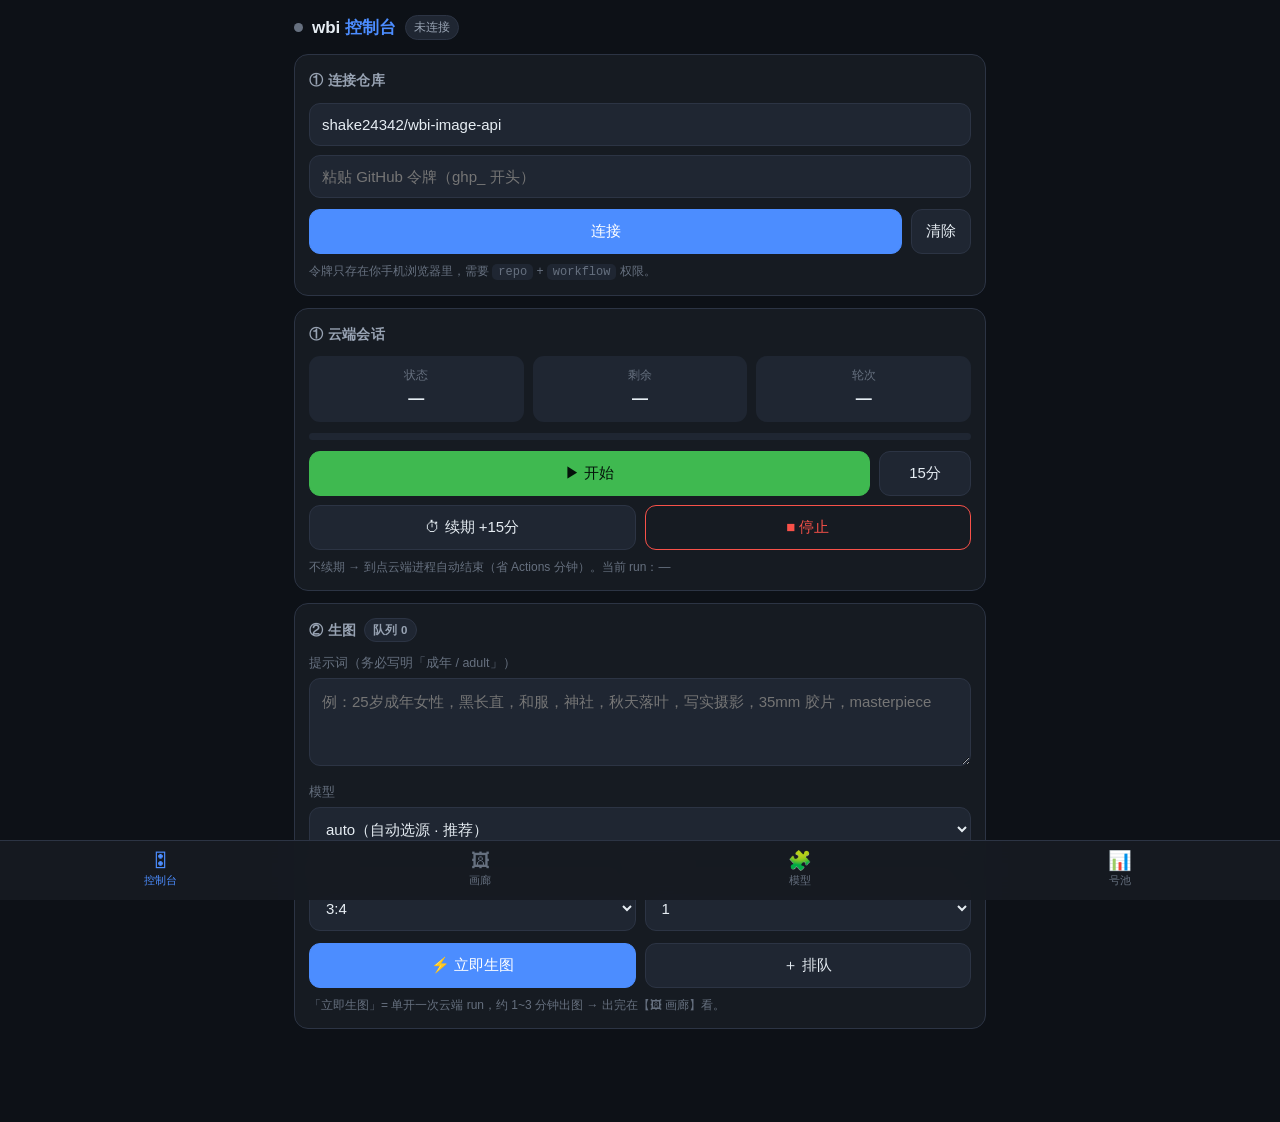
<file: index.html>
<!DOCTYPE html>
<html lang="zh-CN">
<head>
<meta charset="utf-8">
<meta name="viewport" content="width=device-width,initial-scale=1,viewport-fit=cover">
<meta name="theme-color" content="#0d1117">
<title>wbi 控制台</title>
<link rel="stylesheet" href="style.css?v20260910b">
</head>
<body>

<div class="card">
  <h3>① 云端会话</h3>
  <div class="g3">
    <div class="stat"><div class="k">状态</div><div class="v" id="stState">—</div></div>
    <div class="stat"><div class="k">剩余</div><div class="v" id="stLeft">—</div></div>
    <div class="stat"><div class="k">轮次</div><div class="v" id="stRounds">—</div></div>
  </div>
  <div class="bar"><i id="bar"></i></div>
  <div class="row" style="margin-top:11px">
    <button class="go" id="btnStart">▶ 开始</button>
    <button class="fx" id="minSel" style="width:92px;padding:12px 6px">15分</button>
  </div>
  <div class="g2" style="margin-top:9px">
    <button id="btnRenew">⏱ 续期 +15分</button>
    <button class="dg" id="btnStop">■ 停止</button>
  </div>
  <div class="hint">不续期 → 到点云端进程自动结束（省 Actions 分钟）。当前 run：<span id="stRun">—</span></div>
</div>

<div class="card">
  <h3>② 生图 <span class="tagx" id="queueTag">队列 0</span></h3>
  <div class="lbl">提示词（务必写明「成年 / adult」）</div>
  <textarea id="prompt" placeholder="例：25岁成年女性，黑长直，和服，神社，秋天落叶，写实摄影，35mm 胶片，masterpiece"></textarea>
  <div class="lbl">模型</div>
  <select id="model"></select>
  <div class="g2">
    <div><div class="lbl">尺寸</div>
      <select id="dim"><option>3:4</option><option>1:1</option><option>2:3</option><option>4:3</option><option>3:2</option><option>16:9</option><option>9:16</option></select></div>
    <div><div class="lbl">张数</div>
      <select id="count"><option>1</option><option>2</option><option>3</option><option>4</option></select></div>
  </div>
  <div class="row" style="margin-top:12px">
    <button class="pri" id="btnNow">⚡ 立即生图</button>
    <button id="btnQueue">＋ 排队</button>
  </div>
  <div class="hint">「立即生图」= 单开一次云端 run，约 1~3 分钟出图 → 出完在【🖼 画廊】看。</div>
</div>

<div id="toasts"></div>
<script src="app.js?v20260910b"></script>
<script>
function fillModel(){
  const s=$('model'); s.innerHTML='';
  s.appendChild(new Option('auto（自动选源 · 推荐）','auto'));
  const g1=document.createElement('optgroup'); g1.label='dzmm（无审核 · 75 张/号/天）';
  DZMM_MODELS.forEach(function(x){ g1.appendChild(new Option('dzmm '+x[1],'dzmm:'+x[0])); }); s.appendChild(g1);
  const g2=document.createElement('optgroup'); g2.label='PixAI（画质高 · 有审核）';
  PIXAI_MODELS.forEach(function(x){ g2.appendChild(new Option('PixAI '+x[1],x[0])); }); s.appendChild(g2);
}
fillModel();

var MINUTES=[5,15,30,60], mi=1;
$('minSel').onclick=function(){ mi=(mi+1)%MINUTES.length; $('minSel').textContent=MINUTES[mi]+'分'; };

async function refresh(){
  if(!WBI.TOK) return;
  try{
    const a=await Promise.all([readFile('data/session_status.json'),readFile('data/session_renew.json'),readFile('data/session.json')]);
    let st={},re={},sd={};
    try{st=JSON.parse(a[0].text||'{}')}catch(e){}
    try{re=JSON.parse(a[1].text||'{}')}catch(e){}
    try{sd=JSON.parse(a[2].text||'{}')}catch(e){}
    const exp=Math.max(re.expiresAt||0,sd.expiresAt||0), left=exp-Math.floor(Date.now()/1000);
    $('stState').textContent = re.stop?'已停止':(left>0?'运行中':'已到期');
    $('stState').style.color = re.stop?'var(--err)':(left>0?'var(--ok)':'var(--fg3)');
    $('stLeft').textContent = left>0 ? (Math.floor(left/60)+':'+String(left%60).padStart(2,'0')) : '—';
    $('stRounds').textContent = (st.rounds===undefined||st.rounds===null)?'—':st.rounds;
    const tot=Math.max(1,(sd.expiresAt||exp)-(sd.startedAt||exp-900));
    $('bar').style.width=Math.max(0,Math.min(100,left>0?left/tot*100:0))+'%';
  }catch(e){}
  try{ const r=await gh('/repos/'+WBI.REPO+'/actions/runs?per_page=6'); const R=r.workflow_runs||[];
    let s=null; for(var i=0;i<R.length;i++) if((R[i].path||'').indexOf('session.yml')>=0){ s=R[i]; break; }
    if(!s) s=R[0];
    if(s){ $('stRun').textContent=s.status+(s.conclusion?' / '+s.conclusion:'')+' #'+s.run_number;
      $('connDot').className='dot'+((s.status==='in_progress')?' run':' on'); }
  }catch(e){}
  try{ const q=await readFile('data/queue.json'); let n=0; try{n=(JSON.parse(q.text||'[]')).length}catch(e){}
       $('queueTag').textContent='队列 '+n; }catch(e){}
}

$('btnStart').onclick=function(){ busy($('btnStart'),async function(){
  const m=MINUTES[mi];
  await writeFile('data/session_renew.json',{expiresAt:Math.floor(Date.now()/1000)+m*60,mode:'mixed',stop:false},'session: start by panel');
  await dispatch('session.yml',{minutes:String(m),mode:'mixed'});
  toast('✅ 已启动云端会话（'+m+' 分钟）','ok'); setTimeout(refresh,4000);
}); };
$('btnRenew').onclick=function(){ busy($('btnRenew'),async function(){
  await writeFile('data/session_renew.json',{expiresAt:Math.floor(Date.now()/1000)+15*60,mode:'mixed',stop:false},'session: +15min');
  toast('⏱ 已续期 +15 分钟','ok'); refresh();
}); };
$('btnStop').onclick=function(){ busy($('btnStop'),async function(){
  await writeFile('data/session_renew.json',{expiresAt:0,stop:true},'session: stop by panel');
  toast('■ 已发停止信号（云端下一轮退出）','warn'); refresh();
}); };

$('btnNow').onclick=function(){ busy($('btnNow'),async function(){
  const p=$('prompt').value.trim(); if(!p){ toast('请先写提示词','err'); return; }
  await dispatch('generate.yml',{prompt:p,model:$('model').value,dim:$('dim').value,count:$('count').value});
  toast('⚡ 已提交云端生图\n约 1~3 分钟后到【🖼 画廊】看图','ok',7000);
  setTimeout(refresh,15000);
}); };
$('btnQueue').onclick=function(){ busy($('btnQueue'),async function(){
  const p=$('prompt').value.trim(); if(!p){ toast('请先写提示词','err'); return; }
  const cur=await readFile('data/queue.json'); let q=[]; try{q=JSON.parse(cur.text||'[]')}catch(e){}
  q.push({id:'p'+Date.now(),prompt:p,model:$('model').value,dim:$('dim').value,ts:Math.floor(Date.now()/1000)});
  await writeFile('data/queue.json',q,'queue: add job');
  toast('＋ 已排队（共 '+q.length+' 条）\n会话跑着时会自动取走执行','ok',6000); refresh();
}); };

bootPage({ title:'控制台', active:'index.html', onReady:function(){
  refresh(); WBI.TIMER=setInterval(refresh,20000);
}});
</script>
</body>
</html>
</file>
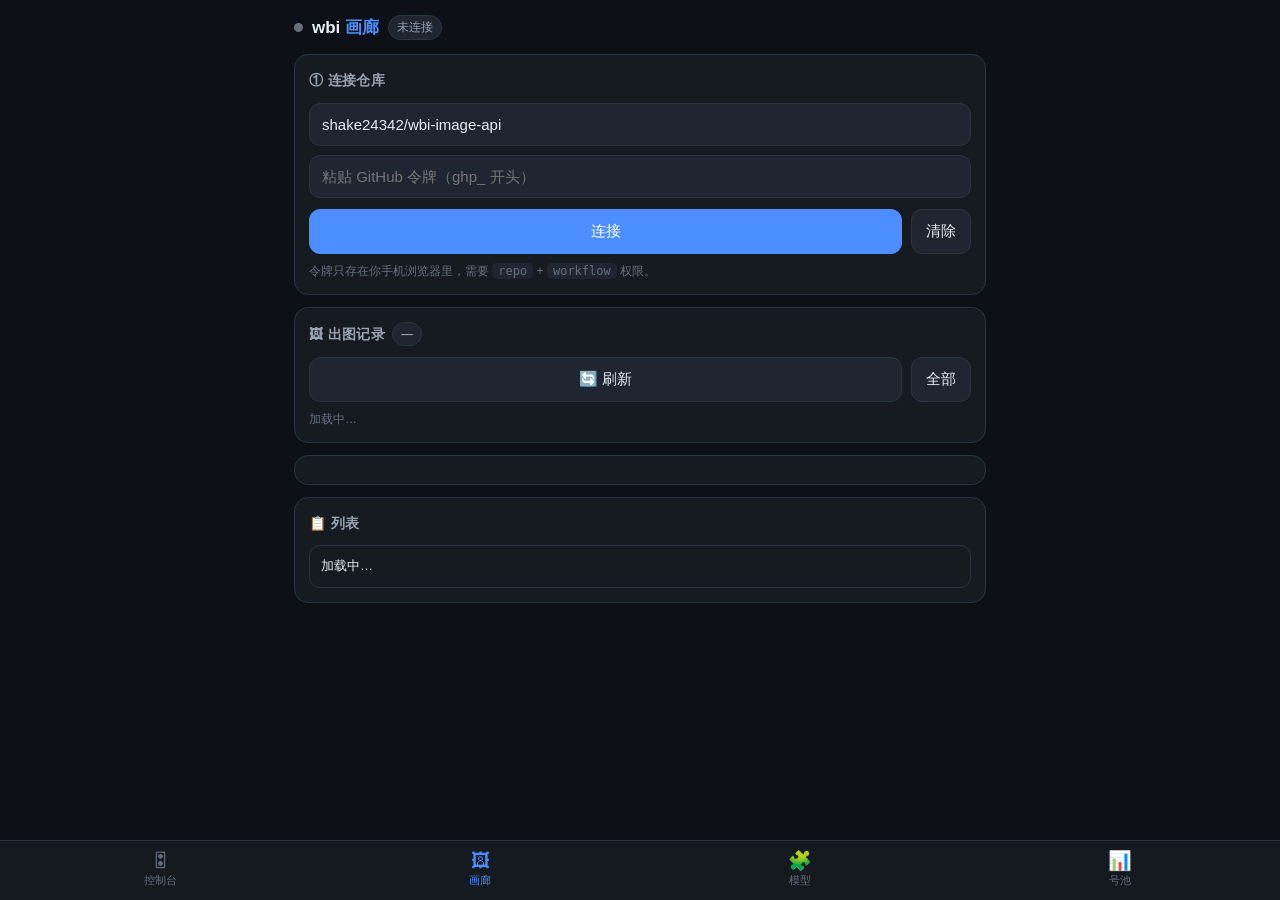
<file: gallery.html>
<!DOCTYPE html>
<html lang="zh-CN">
<head>
<meta charset="utf-8">
<meta name="viewport" content="width=device-width,initial-scale=1,viewport-fit=cover">
<meta name="theme-color" content="#0d1117">
<title>wbi 画廊</title>
<link rel="stylesheet" href="style.css?v20260910b">
</head>
<body>

<div class="card">
  <h3>🖼 出图记录 <span class="tagx" id="cnt">—</span></h3>
  <div class="row">
    <button id="btnReload">🔄 刷新</button>
    <button class="fx" id="btnFilter" style="width:auto">全部</button>
  </div>
  <div class="hint" id="last">加载中…</div>
</div>

<div class="card">
  <div class="gal" id="gal"></div>
  <div class="empty" id="empty" style="display:none">
    还没有出图记录<br><br>
    去【🎛 控制台】写提示词 → 点「⚡ 立即生图」
  </div>
  <div class="hint" id="galHint" style="display:none">
    图片存在私有仓库里，本页用你的令牌实时读取（所以加载要等一两秒）
  </div>
</div>

<div class="card">
  <h3>📋 列表</h3>
  <div class="list" id="list"><div class="it">加载中…</div></div>
</div>

<div id="toasts"></div>
<script src="app.js?v20260910b"></script>
<script>
var HIST = [], ONLY_OK = false;
var FILTERS = [['全部',false],['只看成功',true]]; var fi = 0;

function render(){
  const rows = HIST.filter(function(x){ return !ONLY_OK || (x.ok && x.file); });
  $('cnt').textContent = rows.length + ' 条';
  const g = $('gal'), l = $('list');
  const good = rows.filter(function(x){ return x.ok && x.file; });
  if(!rows.length){ g.innerHTML=''; $('empty').style.display='block'; $('galHint').style.display='none';
    l.innerHTML='<div class="it">无记录</div>'; return; }
  $('empty').style.display='none';
  $('galHint').style.display = good.length ? 'block' : 'none';

  g.innerHTML = good.slice(0,60).map(function(x){
    const title = String(x.model||'') + ' · ' + String(x.prompt||'').slice(0,40);
    return '<a href="javascript:;" onclick="openLightbox(\'outputs/' + x.file + '\',\'' +
      title.replace(/'/g,'') + '\')">' +
      '<img data-img="outputs/' + x.file + '" alt=""></a>';
  }).join('') || '<div class="hint">无成功记录</div>';

  /* 先把列表填好，避免后面任何异常导致列表卡在“加载中” */
  l.innerHTML = rows.slice(0,80).map(function(x){
    const t = x.ts ? new Date(x.ts*1000).toLocaleString('zh-CN') : '';
    if(x.ok){
      return '<div class="it"><span class="nm" title="' + String(x.prompt||'').replace(/"/g,'') + '">' +
        (x.model||'') + ' · ' + String(x.prompt||'').slice(0,24) + '</span>' +
        '<span class="mt">' + Math.round((x.bytes||0)/1024) + 'KB<br>' + t.slice(5,16) + '</span>' +
        '<button onclick="openLightbox(\'outputs/' + x.file + '\',\'' + String(x.model||'').replace(/'/g,'') + '\')">看</button></div>';
    }
    return '<div class="it"><span class="nm" style="color:var(--err)">✕ ' + String(x.error||'').slice(0,42) + '</span>' +
           '<span class="mt">' + t.slice(5,16) + '</span></div>';
  }).join('');

  /* 列表填完后再异步填图（失败也不影响列表） */
  try { if(typeof hydrateImages === 'function') hydrateImages(g);
        else toast('页面资源是旧缓存，请强制刷新（已自动重载）','warn',6000), setTimeout(function(){ location.reload(true); }, 1200);
  } catch(e){ toast('填图异常：'+e.message,'err',6000); }
}

async function load(silent){
  if(!WBI.TOK){ $('last').textContent='请先连接令牌'; $('list').innerHTML='<div class="it">未连接</div>'; return; }
  const h = await readFile('outputs/history.json');
  try{ HIST = JSON.parse(h.text || '[]'); }catch(e){ HIST = []; }
  const ok = HIST.filter(function(x){ return x.ok && x.file; });
  if(ok[0]){
    const t = new Date((ok[0].ts||0)*1000);
    $('last').innerHTML = '最近：<b>' + ok[0].file + '</b>（' + Math.round((ok[0].bytes||0)/1024) +
      ' KB，' + ok[0].source + '/' + ok[0].model + '，' + t.toLocaleString('zh-CN') + '）';
  } else $('last').textContent = '还没有出图记录';
  render();
  if(!silent && !ok.length) toast('暂无出图记录','warn');
}

$('btnReload').onclick = function(){ busy($('btnReload'), async function(){
  await load(true); toast('已刷新（'+HIST.length+' 条）','ok');
}); };
$('btnFilter').onclick = function(){ fi=(fi+1)%FILTERS.length; ONLY_OK=FILTERS[fi][1];
  $('btnFilter').textContent=FILTERS[fi][0]; render(); };

bootPage({ title:'画廊', active:'gallery.html', onReady:function(){
  load(); WBI.TIMER = setInterval(function(){ load(true); }, 30000);
}});
</script>
</body>
</html>
</file>
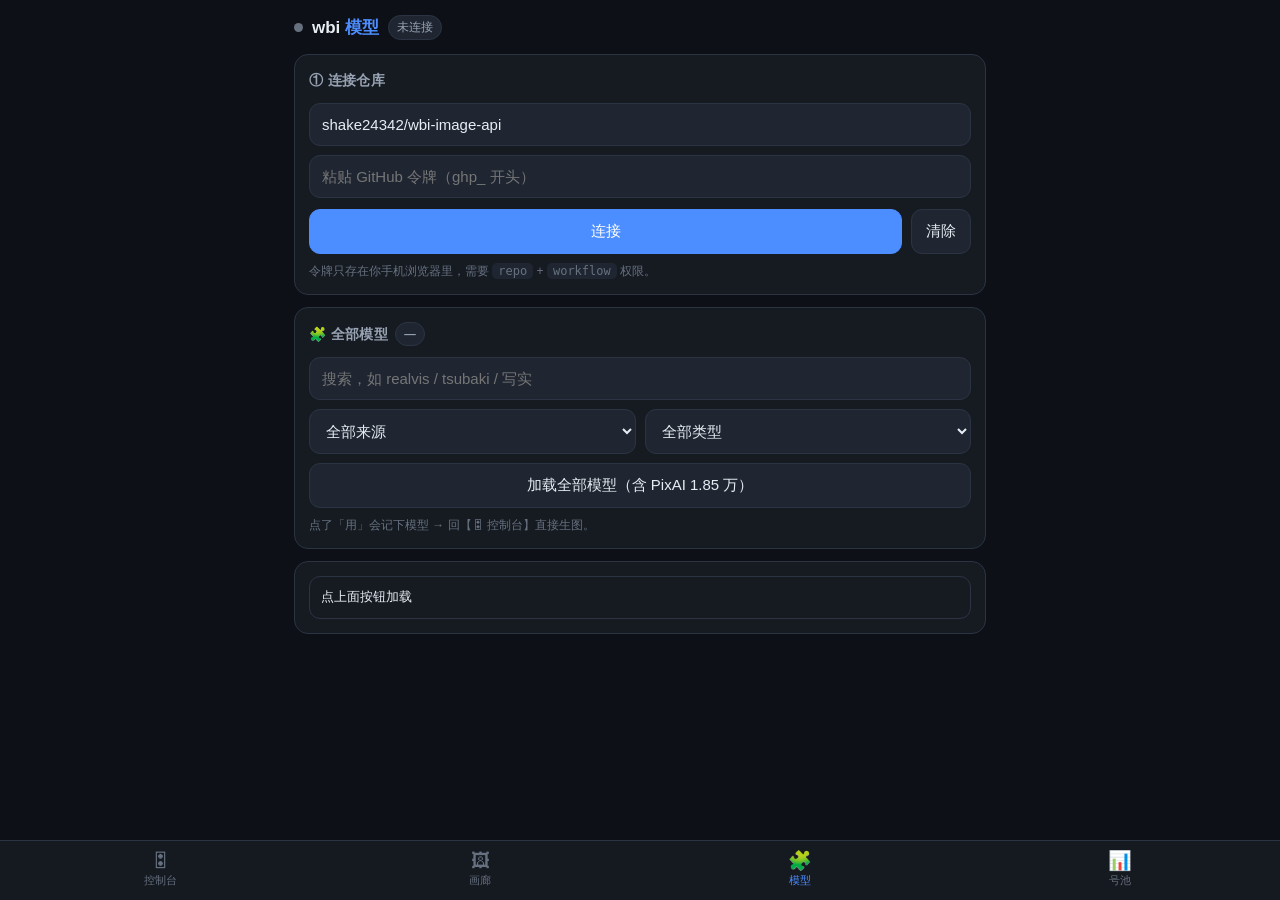
<file: models.html>
<!DOCTYPE html>
<html lang="zh-CN">
<head>
<meta charset="utf-8">
<meta name="viewport" content="width=device-width,initial-scale=1,viewport-fit=cover">
<meta name="theme-color" content="#0d1117">
<title>wbi 模型</title>
<link rel="stylesheet" href="style.css?v20260910b">
</head>
<body>

<div class="card">
  <h3>🧩 全部模型 <span class="tagx" id="mCnt">—</span></h3>
  <input type="text" id="mSearch" placeholder="搜索，如 realvis / tsubaki / 写实">
  <div class="g2" style="margin-top:9px">
    <select id="mSource"><option value="">全部来源</option><option value="dzmm">dzmm</option><option value="pixai">PixAI</option></select>
    <select id="mType"><option value="">全部类型</option></select>
  </div>
  <button id="btnLoad" style="margin-top:9px">加载全部模型（含 PixAI 1.85 万）</button>
  <div class="hint">点了「用」会记下模型 → 回【🎛 控制台】直接生图。</div>
</div>

<div class="card">
  <div class="list" id="mList"><div class="it">点上面按钮加载</div></div>
</div>

<div id="toasts"></div>
<script src="app.js?v20260910b"></script>
<script>
var MODELS=[], PICKED = localStorage.getItem('wbi.picked') || 'auto';

function fillBase(){
  const rows=[];
  DZMM_MODELS.forEach(function(x){ rows.push({id:'dzmm:'+x[0],t:'dzmm '+x[1],src:'dzmm',y:'base'}); });
  PIXAI_MODELS.forEach(function(x){ rows.push({id:x[0],t:'PixAI '+x[1],src:'pixai',y:'base'}); });
  return rows;
}
function types(){
  var ts=[]; MODELS.forEach(function(r){ if(r.y && ts.indexOf(r.y)<0) ts.push(r.y); }); ts.sort();
  $('mType').innerHTML='<option value="">全部类型</option>'+ts.map(function(t){return '<option>'+t+'</option>'}).join('');
}
function render(){
  const kw=($('mSearch').value||'').toLowerCase(), src=$('mSource').value, ty=$('mType').value;
  const r=MODELS.filter(function(m){ return (!src||m.src===src)&&(!ty||m.y===ty)&&(!kw||m.t.toLowerCase().indexOf(kw)>=0); });
  const head=r.slice(0,400);
  $('mList').innerHTML = head.length ? head.map(function(m){
    const on = m.id===PICKED ? ' style="color:var(--ok)"' : '';
    return '<div class="it"><span class="nm"'+on+'>'+m.t+'</span><span class="mt">'+m.src+
      ((m.y&&m.y!=='base')?' · '+m.y:'')+'</span><button onclick="pick(\''+m.id+'\')">用</button></div>';
  }).join('') : '<div class="it">无匹配</div>';
  if(r.length>head.length) $('mList').insertAdjacentHTML('beforeend',
    '<div class="it" style="color:var(--fg3)">…还有 '+(r.length-head.length)+' 个，用搜索缩小范围</div>');
}
window.pick=function(id){
  PICKED=id; localStorage.setItem('wbi.picked',id);
  toast('已选模型：'+id+'\n回【🎛 控制台】直接生图','ok',5000); render();
};

$('btnLoad').onclick=function(){ busy($('btnLoad'),async function(){
  let rows=fillBase();
  try{ const f=await readFile('docs/pixai_models_index.json');
       if(f.text) JSON.parse(f.text).forEach(function(m){ rows.push({id:'pixai:'+m.t+'#'+m.v,t:m.t,src:'pixai',y:m.y}); });
  }catch(e){ toast('PixAI 索引读取失败，仅加载精选','warn'); }
  MODELS=rows; types(); $('mCnt').textContent=rows.length.toLocaleString()+' 个'; render();
  toast('已加载 '+rows.length+' 个模型','ok');
}); };
['mSearch','mSource','mType'].forEach(function(i){ $(i).oninput=render; $(i).onchange=render; });

bootPage({ title:'模型', active:'models.html', onReady:function(){
  MODELS = fillBase(); types(); render(); $('mCnt').textContent = MODELS.length + ' 个（精选）';
}});
</script>
</body>
</html>
</file>
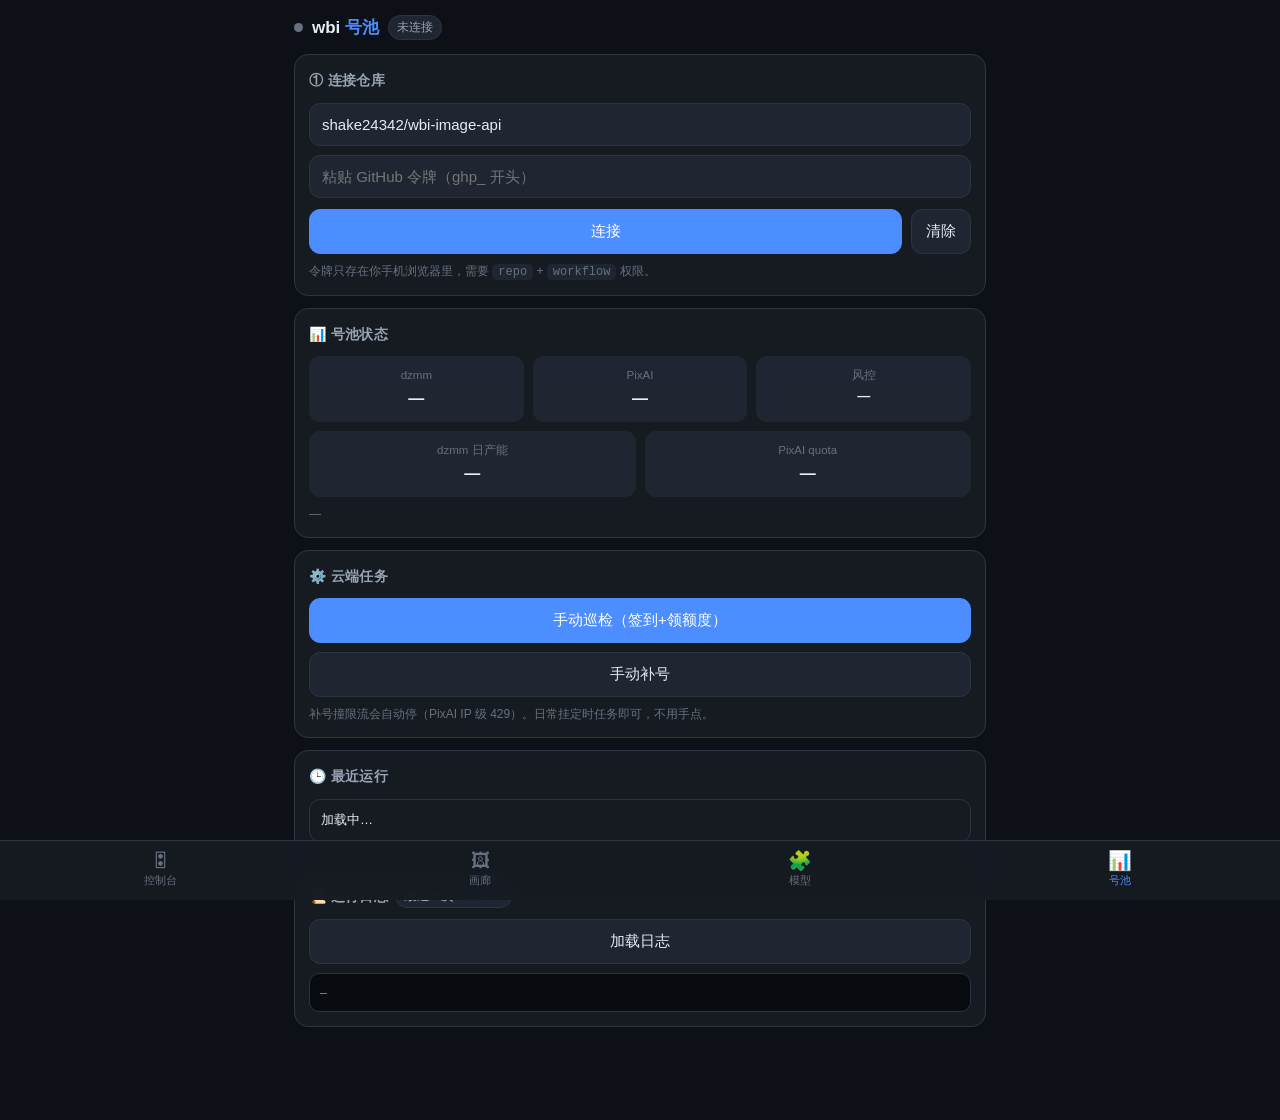
<file: pool.html>
<!DOCTYPE html>
<html lang="zh-CN">
<head>
<meta charset="utf-8">
<meta name="viewport" content="width=device-width,initial-scale=1,viewport-fit=cover">
<meta name="theme-color" content="#0d1117">
<title>wbi 号池</title>
<link rel="stylesheet" href="style.css?v20260910b">
</head>
<body>

<div class="card">
  <h3>📊 号池状态</h3>
  <div class="g3">
    <div class="stat"><div class="k">dzmm</div><div class="v" id="dz">—</div></div>
    <div class="stat"><div class="k">PixAI</div><div class="v" id="px">—</div></div>
    <div class="stat"><div class="k">风控</div><div class="v" id="waf" style="font-size:13px">—</div></div>
  </div>
  <div class="g2" style="margin-top:9px">
    <div class="stat"><div class="k">dzmm 日产能</div><div class="v" id="dzq">—</div></div>
    <div class="stat"><div class="k">PixAI quota</div><div class="v" id="pxq">—</div></div>
  </div>
  <div class="hint" id="pinfo">—</div>
</div>

<div class="card">
  <h3>⚙️ 云端任务</h3>
  <div class="row"><button class="pri" id="btnCheckin">手动巡检（签到+领额度）</button></div>
  <div class="row" style="margin-top:9px"><button id="btnRefill">手动补号</button></div>
  <div class="hint">补号撞限流会自动停（PixAI IP 级 429）。日常挂定时任务即可，不用手点。</div>
</div>

<div class="card">
  <h3>🕒 最近运行</h3>
  <div class="list" id="runs"><div class="it">加载中…</div></div>
</div>

<div class="card">
  <h3>📜 运行日志 <span class="tagx" id="logTag">最近一次 session</span></h3>
  <button id="btnLog">加载日志</button>
  <div class="log" id="log">—</div>
</div>

<div id="toasts"></div>
<script src="app.js?v20260910b"></script>
<script>
var LAST_RUN=null;

function fmtDur(a,b){
  if(!a||!b) return '';
  var s=Math.round((new Date(b)-new Date(a))/1000);
  return s>60 ? Math.floor(s/60)+'分'+(s%60)+'秒' : s+'秒';
}

async function load(){
  if(!WBI.TOK) return;
  try{
    const d=await readFile('data/dzmm_accounts.json'); let n=0; try{n=(JSON.parse(d.text||'[]')).length}catch(e){}
    $('dz').textContent = n||'—'; $('dzq').textContent = n ? (n*75)+' 张' : '—';
  }catch(e){}
  try{
    const p=await readFile('data/pixai_pool.json'); let a=[];
    try{a=JSON.parse(p.text||'[]')}catch(e){}
    const alive=a.filter(function(x){return !x.dead});
    $('px').textContent = a.length ? (alive.length+'/'+a.length) : '—';
    const q=a.reduce(function(s,x){ return s+parseInt(x.quota||0,10); },0);
    $('pxq').textContent = q ? (q.toLocaleString()+' ≈ '+(q/2200|0)+' 张') : '—';
    const claimed=a.filter(function(x){return x.daily_claimed}).length;
    $('pinfo').textContent = 'PixAI 今日已领额度：'+claimed+'/'+a.length+' 个号 · 每号 10000 quota ≈ 4.5 张';
  }catch(e){}
  try{
    const s=await readFile('data/session_status.json'); let st={};
    try{st=JSON.parse(s.text||'{}')}catch(e){}
    if(st.waf){ const w=st.waf, bad=(w.wafStreak>0)||w.circuitOpen;
      $('waf').textContent = w.circuitOpen?('熔断 '+w.circuitLeftSec+'s'):(w.pausedSec>0?('退避 '+w.pausedSec+'s'):'正常');
      $('waf').style.color = bad?'var(--warn)':'var(--ok)'; }
    else $('waf').textContent='空闲';
  }catch(e){}
  try{
    const r=await gh('/repos/'+WBI.REPO+'/actions/runs?per_page=10');
    const R=r.workflow_runs||[];
    LAST_RUN = R[0]||null;
    $('runs').innerHTML = R.length ? R.map(function(x){
      const nm=(x.name||'').replace('wbi-','');
      const cls = x.conclusion==='success'?'var(--ok)':(x.status==='in_progress'?'var(--warn)':'var(--err)');
      return '<div class="it"><span class="nm">'+nm+' #'+x.run_number+'</span>'+
        '<span class="mt" style="color:'+cls+'">'+(x.status==='in_progress'?x.status:(x.conclusion||x.status))+'<br>'+
        fmtDur(x.run_started_at,x.updated_at)+'</span>'+
        '<a href="'+x.html_url+'" target="_blank"><button>开</button></a></div>';
    }).join('') : '<div class="it">无记录</div>';
  }catch(e){}
}

$('btnCheckin').onclick=function(){ busy($('btnCheckin'),async function(){
  await dispatch('checkin.yml',{}); toast('✅ 已触发巡检（Actions → wbi-checkin）','ok',6000); setTimeout(load,8000);
}); };
$('btnRefill').onclick=function(){ busy($('btnRefill'),async function(){
  await dispatch('refill.yml',{platform:'pixai',max_new:'2',interval:'300'});
  toast('✅ 已触发补号（每次 2 个，防限流）','ok',6000); setTimeout(load,8000);
}); };
$('btnLog').onclick=function(){ busy($('btnLog'),async function(){
  try{
    const rid=LAST_RUN?LAST_RUN.id:(await gh('/repos/'+WBI.REPO+'/actions/runs?per_page=1')).workflow_runs[0].id;
    const j=await gh('/repos/'+WBI.REPO+'/actions/runs/'+rid+'/jobs');
    const job=(j.jobs||[])[0]; if(!job) { toast('没找到 job','err'); return; }
    const t=await fetch(API+'/repos/'+WBI.REPO+'/actions/jobs/'+job.id+'/logs',
      {headers:{Authorization:'token '+WBI.TOK}});
    const txt=await t.text();
    const lines=txt.split('\n');
    $('log').textContent = lines.slice(Math.max(0,lines.length-160)).join('\n');
    $('logTag').textContent = (LAST_RUN?('#'+LAST_RUN.run_number):'') + ' 日志';
    toast('已加载日志','ok');
  }catch(e){ toast('读日志失败：'+e.message,'err'); }
}); };

bootPage({ title:'号池', active:'pool.html', onReady:function(){
  load(); WBI.TIMER=setInterval(load,25000);
}});
</script>
</body>
</html>
</file>
<file: style.css>
:root{
  --bg:#0d1117;--bg2:#161b22;--bg3:#1f2632;--bd:#2c3444;--fg:#e6edf3;--fg2:#98a3b3;--fg3:#66707f;
  --ac:#4c8dff;--ok:#3fb950;--warn:#d29922;--err:#f85149;--pk:#bc8cff;
  --tabh:60px;
}
*{box-sizing:border-box;-webkit-tap-highlight-color:transparent}
html,body{margin:0}
body{background:var(--bg);color:var(--fg);
  font:15px/1.6 -apple-system,BlinkMacSystemFont,"PingFang SC","Microsoft YaHei",sans-serif;
  padding:14px 14px calc(var(--tabh) + 22px);max-width:720px;margin:0 auto}
.hd{display:flex;align-items:center;gap:9px;margin-bottom:13px}
.hd b{font-size:17px}.hd b i{color:var(--ac);font-style:normal}
.dot{width:9px;height:9px;border-radius:50%;background:var(--fg3);flex:none}
.dot.on{background:var(--ok);box-shadow:0 0 0 4px rgba(63,185,80,.15)}
.dot.run{background:var(--warn);animation:pl 1.1s infinite}@keyframes pl{50%{opacity:.3}}
.card{background:var(--bg2);border:1px solid var(--bd);border-radius:14px;padding:14px;margin-bottom:12px}
.card>h3{margin:0 0 11px;font-size:14px;font-weight:600;color:var(--fg2);letter-spacing:.4px;display:flex;align-items:center;gap:7px}
input,select,textarea{width:100%;background:var(--bg3);border:1px solid var(--bd);color:var(--fg);
  border-radius:11px;padding:12px;font-size:15px;font-family:inherit;outline:none}
input:focus,select:focus,textarea:focus{border-color:var(--ac)}
textarea{min-height:88px;resize:vertical;line-height:1.5}
button{border:1px solid var(--bd);background:var(--bg3);color:var(--fg);border-radius:11px;padding:12px 14px;
  font-size:15px;font-family:inherit;cursor:pointer;font-weight:500;transition:.15s;width:100%}
button:active{transform:scale(.985)}
button:disabled{opacity:.4}
button.pri{background:var(--ac);border-color:var(--ac);color:#fff}
button.go{background:var(--ok);border-color:var(--ok);color:#04120a}
button.dg{background:transparent;border-color:var(--err);color:var(--err)}
.row{display:flex;gap:9px;align-items:center}
.row>*{flex:1}.row>.fx{flex:none}
.g2{display:grid;grid-template-columns:1fr 1fr;gap:9px}
.g3{display:grid;grid-template-columns:1fr 1fr 1fr;gap:9px}
.lbl{font-size:12.5px;color:var(--fg3);margin:9px 0 5px}
.stat{background:var(--bg3);border-radius:11px;padding:10px 8px;text-align:center}
.stat .k{font-size:11.5px;color:var(--fg3)}
.stat .v{font-size:16px;font-weight:600;font-variant-numeric:tabular-nums;margin-top:2px}
.tagx{display:inline-block;font-size:11.5px;padding:2px 8px;border-radius:20px;background:var(--bg3);
  color:var(--fg2);border:1px solid var(--bd)}
.bar{height:7px;background:var(--bg3);border-radius:20px;overflow:hidden;margin:11px 0 0}
.bar>i{display:block;height:100%;background:linear-gradient(90deg,var(--ac),var(--pk));width:0;transition:width .5s}
.hint{font-size:12px;color:var(--fg3);margin-top:8px;line-height:1.5}
code{background:var(--bg3);padding:1px 6px;border-radius:5px;font-size:12px}
.empty{color:var(--fg3);text-align:center;padding:34px 10px;font-size:13.5px}
.list{border:1px solid var(--bd);border-radius:11px;overflow:auto;max-height:60vh}
.it{display:flex;gap:8px;align-items:center;padding:10px 11px;border-bottom:1px solid var(--bd);font-size:13px}
.it:last-child{border-bottom:0}
.it .nm{flex:1;overflow:hidden;text-overflow:ellipsis;white-space:nowrap}
.it .mt{color:var(--fg3);font-size:11.5px;flex:none}
.it button{width:auto;padding:5px 12px;font-size:12.5px}
.gal{display:grid;grid-template-columns:repeat(auto-fill,minmax(104px,1fr));gap:9px}
.gal a{display:block;position:relative;aspect-ratio:3/4;border-radius:11px;overflow:hidden;border:1px solid var(--bd);background:var(--bg3)}
.gal img{width:100%;height:100%;object-fit:cover;display:block}
.log{background:#080b10;border:1px solid var(--bd);border-radius:10px;padding:10px;margin-top:9px;
  font:11.5px/1.5 ui-monospace,Menlo,Consolas,monospace;color:var(--fg2);max-height:52vh;overflow:auto;
  white-space:pre-wrap;word-break:break-all}
/* toast */
#toasts{position:fixed;left:0;right:0;bottom:calc(var(--tabh) + 8px);padding:0 14px;display:flex;
  flex-direction:column;gap:8px;pointer-events:none;z-index:99}
.toast{background:#232c3a;border:1px solid var(--bd);border-left:4px solid var(--ac);border-radius:11px;
  padding:12px 14px;font-size:14px;box-shadow:0 8px 26px rgba(0,0,0,.55);animation:in .22s ease;
  word-break:break-word;white-space:pre-wrap}
.toast.ok{border-left-color:var(--ok)}.toast.err{border-left-color:var(--err)}.toast.warn{border-left-color:var(--warn)}
@keyframes in{from{opacity:0;transform:translateY(14px)}}
.busy{position:relative;pointer-events:none;opacity:.75}
.busy:after{content:"";position:absolute;right:12px;top:50%;width:14px;height:14px;margin-top:-7px;
  border:2px solid rgba(255,255,255,.35);border-top-color:#fff;border-radius:50%;animation:sp .7s linear infinite}
@keyframes sp{to{transform:rotate(360deg)}}
/* 底部标签栏 */
#tabs{position:fixed;left:0;right:0;bottom:0;height:var(--tabh);background:rgba(22,27,34,.96);
  backdrop-filter:blur(12px);border-top:1px solid var(--bd);display:flex;z-index:100;
  padding-bottom:env(safe-area-inset-bottom)}
#tabs a{flex:1;display:flex;flex-direction:column;align-items:center;justify-content:center;gap:2px;
  color:var(--fg3);text-decoration:none;font-size:11px;transition:.15s}
#tabs a.on{color:var(--ac)}
#tabs a i{font-size:19px;font-style:normal;line-height:1}
</file>
